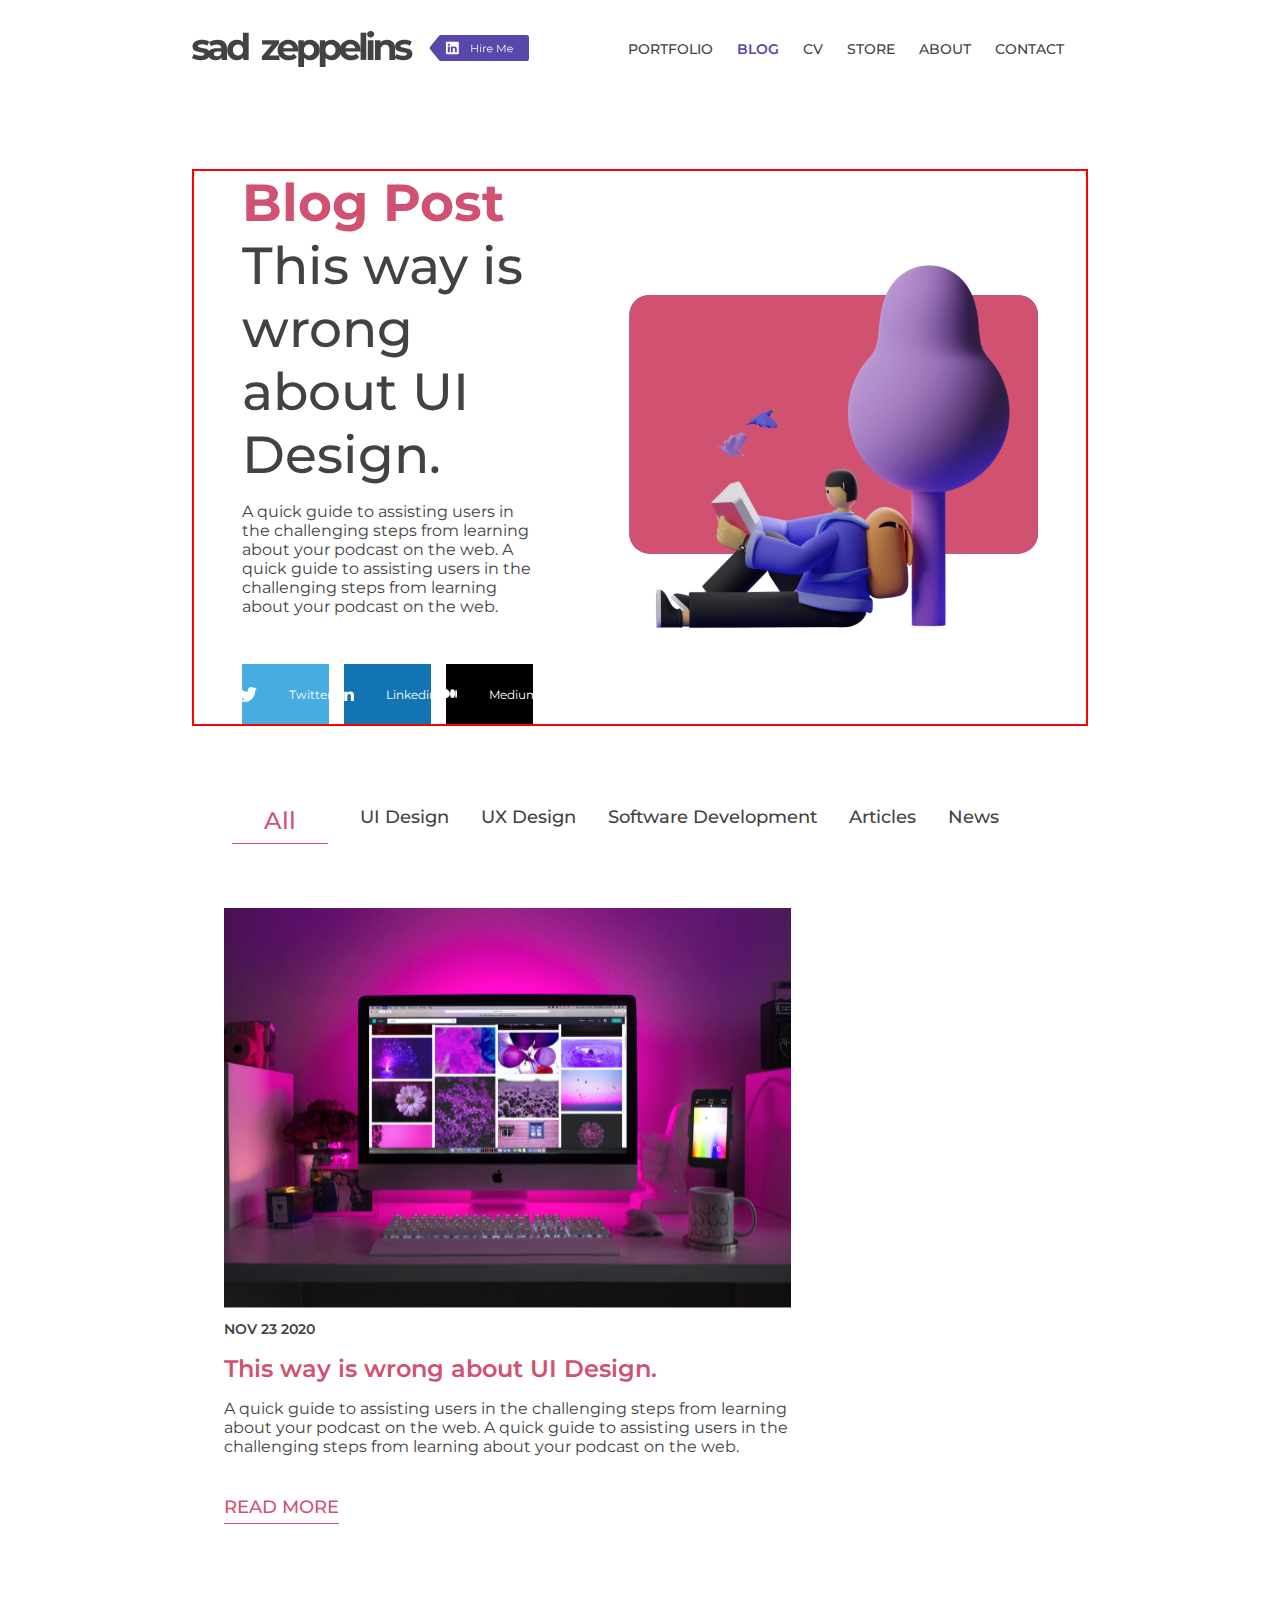
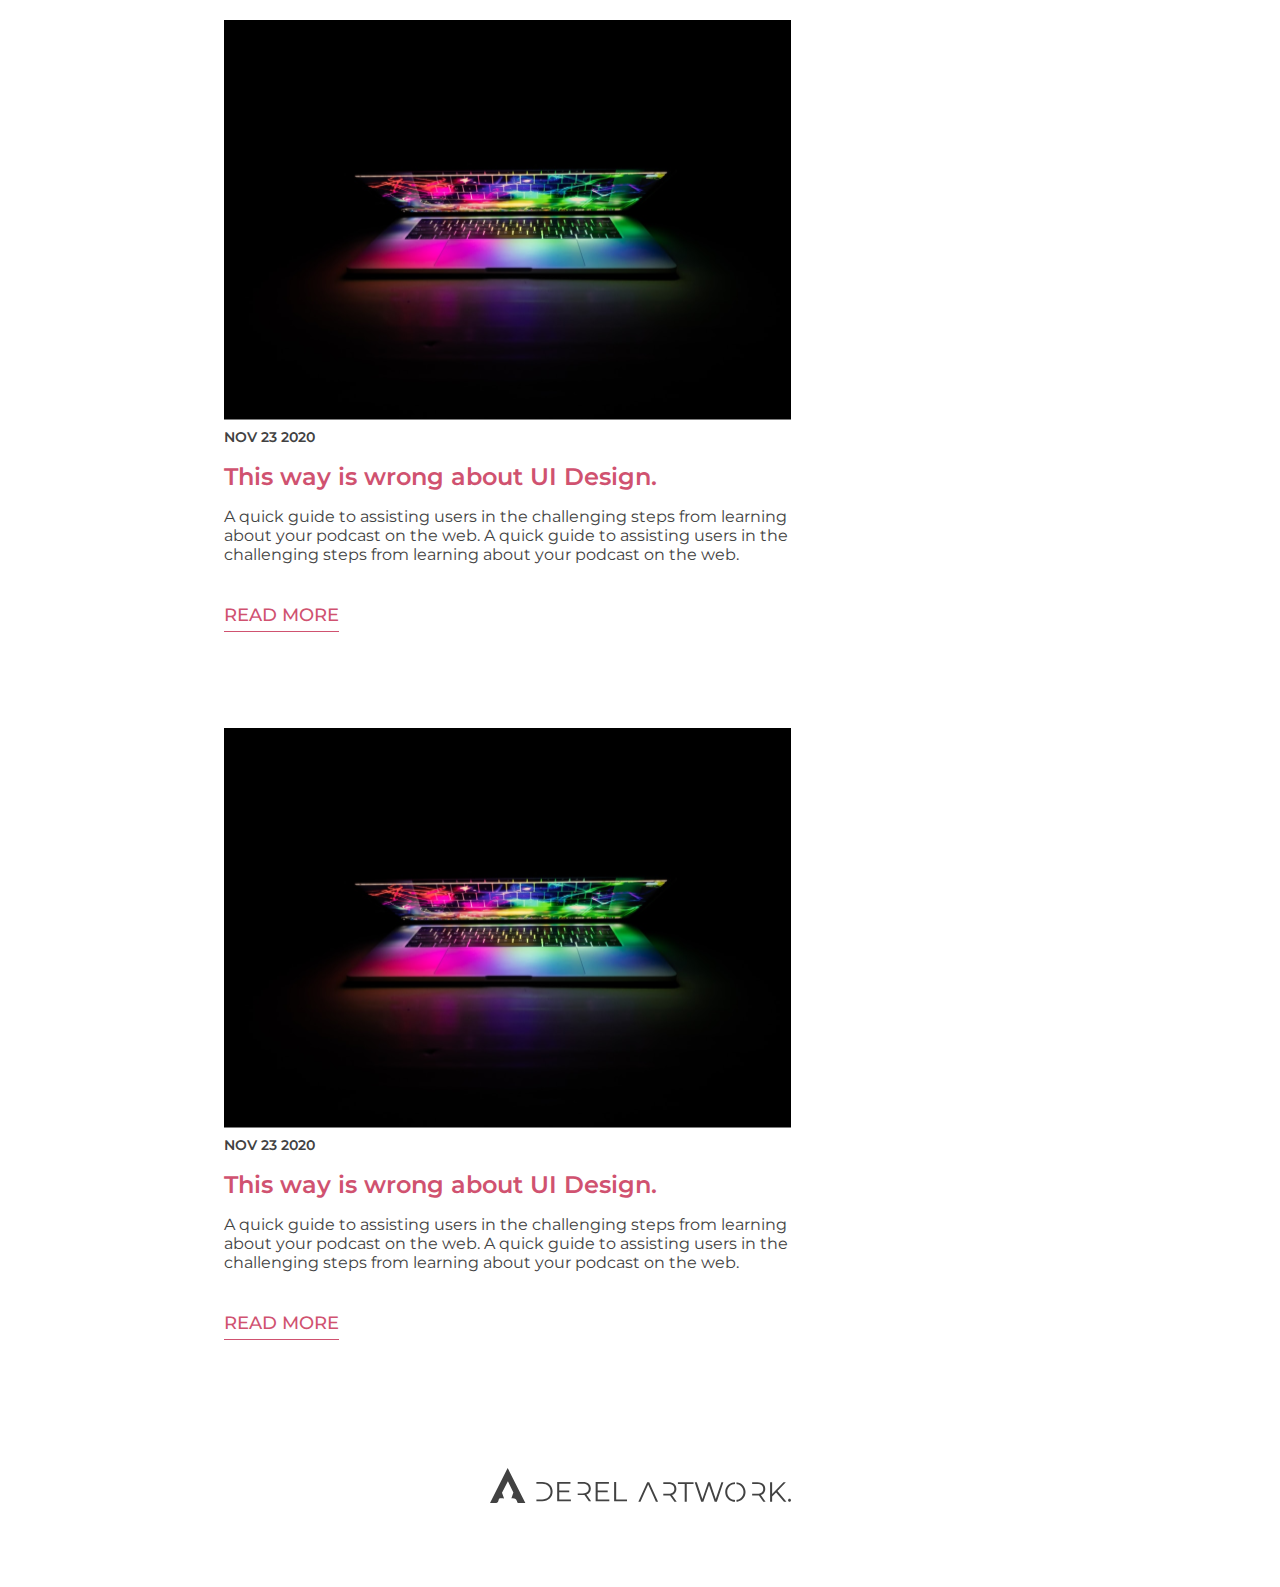
<file: index.html>
<!DOCTYPE html>
<html lang="en">
<head>
    <meta charset="UTF-8">
    <meta name="viewport" content="width=device-width, initial-scale=1.0">
    <title>ZEPPELINS BLOG</title>
    <link rel="stylesheet" href="./style.css">
</head>
<body>
    <nav class="app__header">
        <a class="app_logo" href="">
          <img class="app__title" src="./assets/images/app-logo.svg" />
          <img class="app__title2" src="./assets/images/app_logo2.svg" />
          <img class="purple__logo" src="./assets/images/HireMe.svg" width="100"/>
        </a>
        <img class="menu__collapse" src="./assets/images/menu_open_icon.svg" alt="">
        <div class="menu-container">
            <ul class="menu-items">
                <li>PORTFOLIO</li>
                <li class="active">BLOG</li>
                <li>CV</li>
                <li>STORE</li>
                <li>ABOUT</li>
                <li>CONTACT</li>
              </ul>
        </div>
        
      </nav>
   <main>
    <div class="app__showcase">
        <div class="app__showcase-info">
            <h1>Blog Post</h1>
            <h3>This way is wrong about
                UI Design.</h3>
                <p>A quick guide to assisting users in the challenging steps from learning 
                    about your podcast on the web.  A quick guide to assisting users in the 
                    challenging steps from learning about your podcast on the web.
                </p>
                <div class="app__links">
                    <a href="#" class="app__link twitter"><img src="./assets/images/twitter.svg" />Twitter</a>
                    <a href="#" class="app__link linkedin"><img src="./assets/images/linked_in.svg" />Linkedin</a>
                    <a href="#" class="app__link medium"><img src="./assets/images/medium.svg" />Medium</a>
                </div>
        </div>
        <img class="app__showcase-image" src="./assets/images/showcase_image.svg"></img>
    </div>
    <ul class="app__blog-categories">
        <li class="item active">All</li>
        <li class="item">UI Design</li>
        <li class="item">UX Design</li>
        <li class="item">Software Development</li>
        <li class="item">Articles</li>
        <li class="item">News</li>
    </ul>
    <div class="app__post-list">
         <div class="app__post-card">
            <a href="/post_detail.html">
                <img class="post-image" src="./assets/images/post-1.svg" alt="">
            </a>
            
            <strong class="post-date">NOV 23 2020</strong>
            <h3 class="post-title">This way is wrong about UI Design.</h3>
            <p class="post-info">A quick guide to assisting users in the challenging steps from learning 
                about your podcast on the web.  A quick guide to assisting users in the challenging steps from learning about your podcast on the web.
            </p>
            <a class="post-link" href="./post_detail.html">READ MORE</a>
         </div>
         <div class="app__post-card">
            <img class="post-image" src="./assets/images/post-2.svg" alt="">
            <strong class="post-date">NOV 23 2020</strong>
            <h3 class="post-title">This way is wrong about UI Design.</h3>
            <p class="post-info">A quick guide to assisting users in the challenging steps from learning 
                about your podcast on the web.  A quick guide to assisting users in the challenging steps from learning about your podcast on the web.
            </p>
            <a class="post-link" href="./post_detail.html">READ MORE</a>
         </div>
         <div class="app__post-card">
            <img  class="post-image" src="./assets/images/post-2.svg" alt="">
            <strong class="post-date">NOV 23 2020</strong>
            <h3 class="post-title">This way is wrong about UI Design.</h3>
            <p class="post-info">A quick guide to assisting users in the challenging steps from learning 
                about your podcast on the web.  A quick guide to assisting users in the challenging steps from learning about your podcast on the web.
            </p>
            <a class="post-link" href="./post_detail.html">READ MORE</a>
         </div>
    </div>
   </main>
   <footer class="footer">
    <img src="./assets/images/footer_logo.svg" alt="">
   </footer>
   <script src="./app.js"></script>
</body>
</html>
</file>
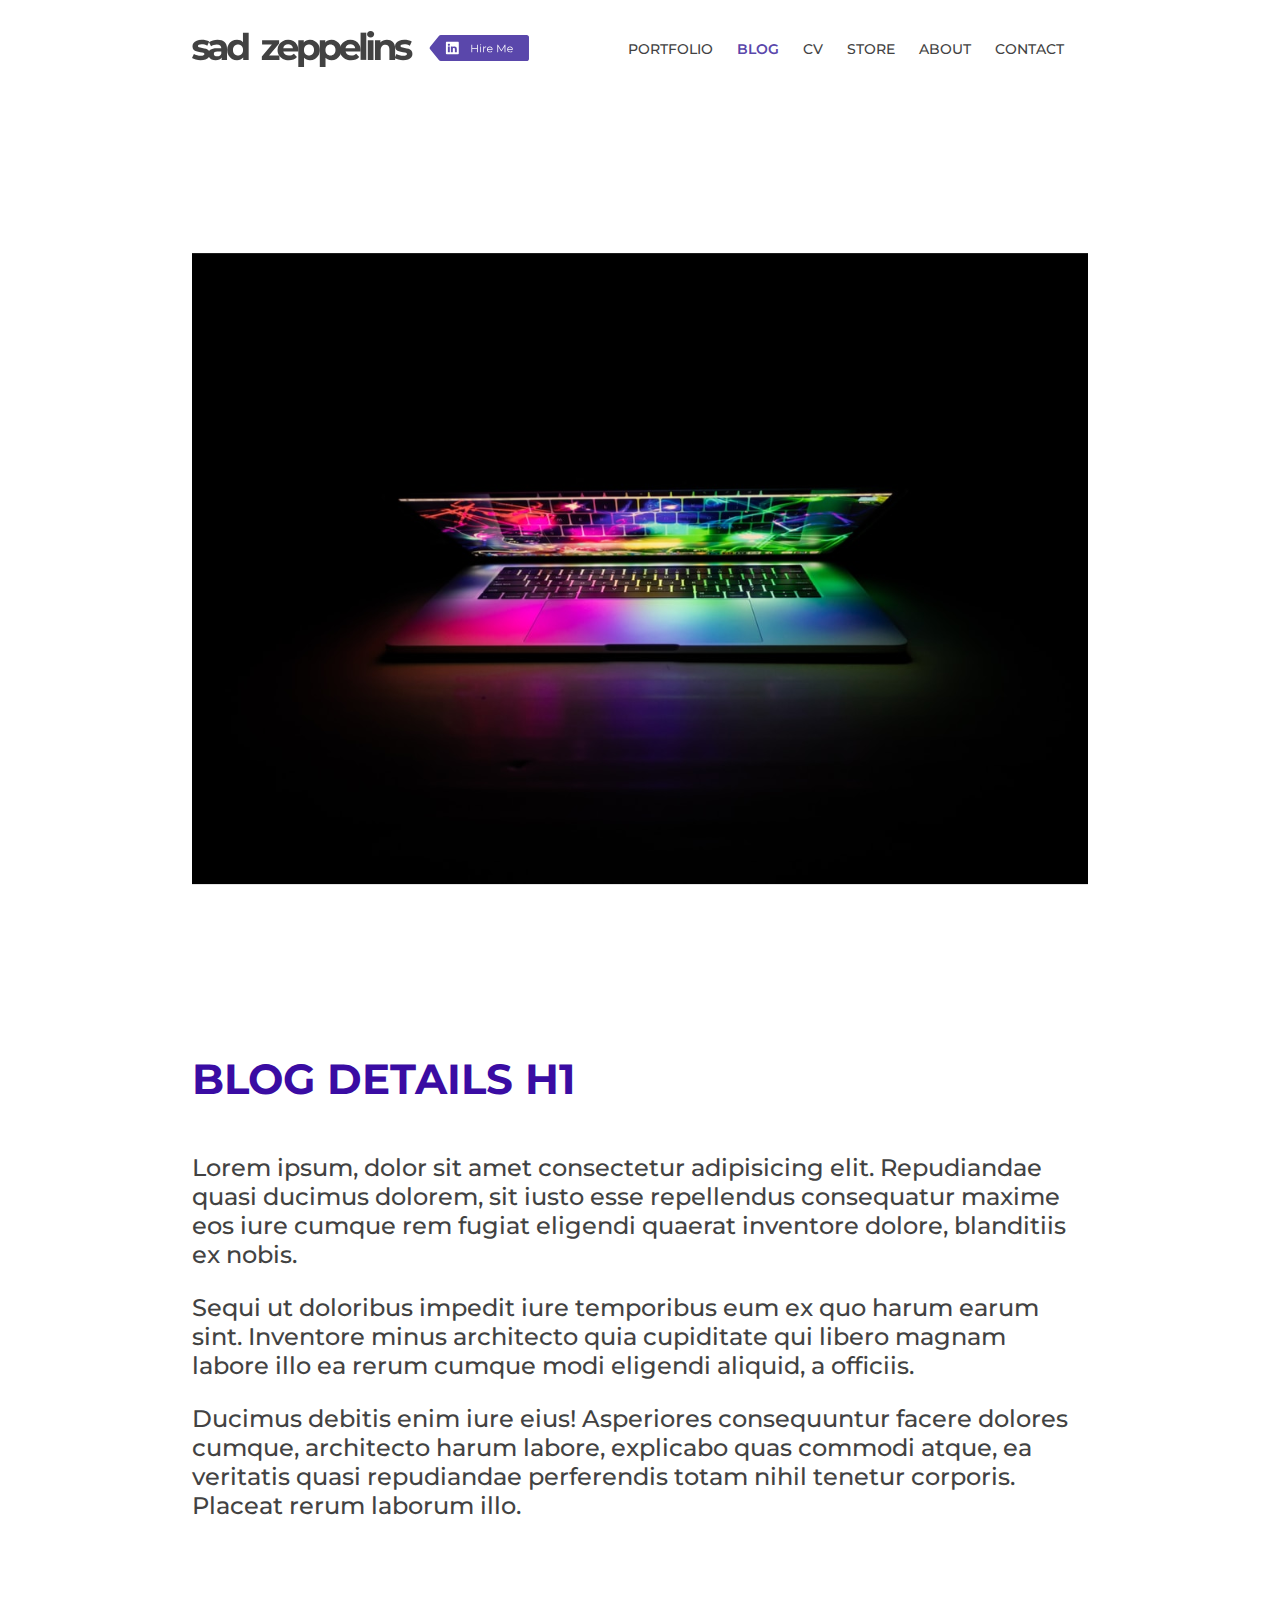
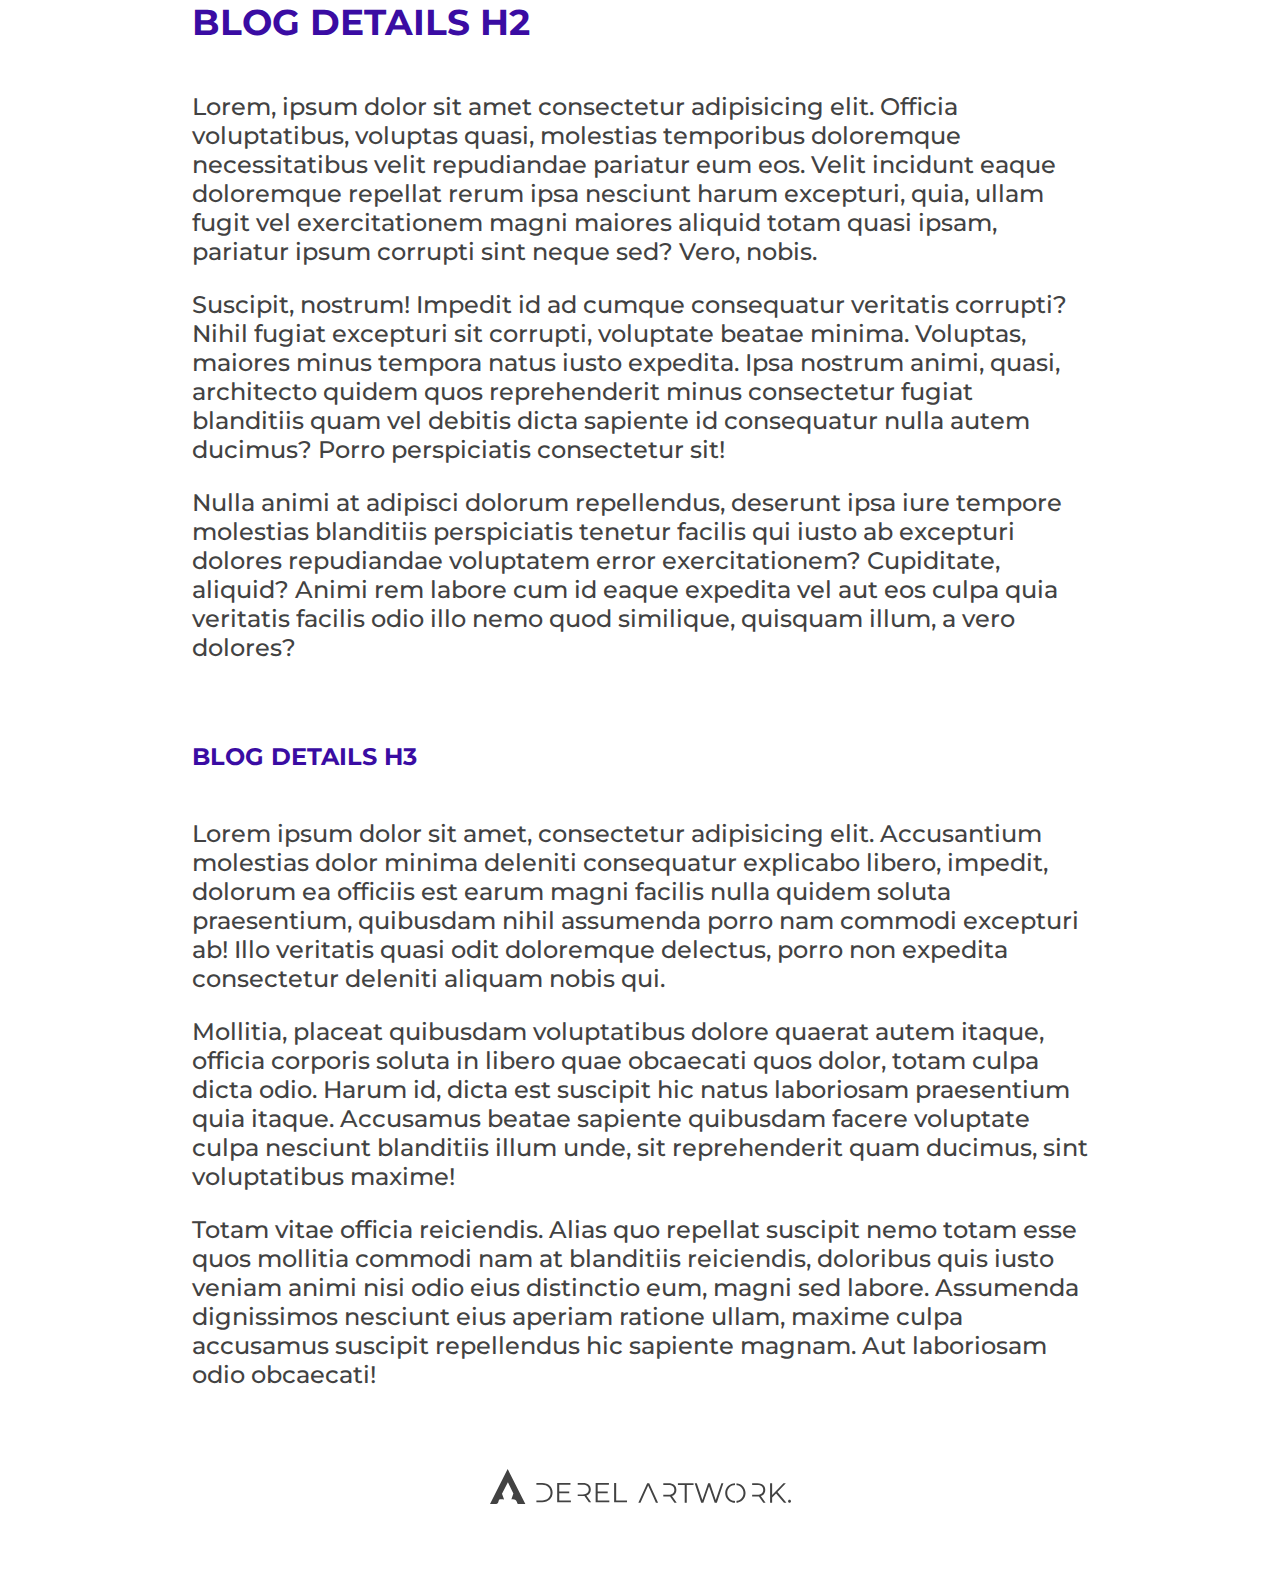
<file: post_detail.html>
<!DOCTYPE html>
<html lang="en">
  <head>
    <meta charset="UTF-8" />
    <meta name="viewport" content="width=device-width, initial-scale=1.0" />
    <title>ZEPPELINS BLOG</title>
    <link rel="stylesheet" href="./style.css" />
    <link rel="stylesheet" href="./post_detail.css" />
  </head>
  <body>
    <nav class="app__header">
        <a class="app_logo" href="">
          <img class="app__title" src="./assets/images/app-logo.svg" />
          <img class="app__title2" src="./assets/images/app_logo2.svg" />
          <img class="purple__logo" src="./assets/images/HireMe.svg" width="100"/>
        </a>
        <img class="menu__collapse" src="./assets/images/menu_open_icon.svg" alt="">
        <div class="menu-container">
            <ul class="menu-items">
                <li>PORTFOLIO</li>
                <li class="active">BLOG</li>
                <li>CV</li>
                <li>STORE</li>
                <li>ABOUT</li>
                <li>CONTACT</li>
              </ul>
        </div>
        
      </nav>
    <main class="post__detail-container">
      <img class= "post__detail-image" src="./assets///images/post-2.svg"
      alt="" />
      <h1>BLOG DETAILS H1</h1>
      <p>
        Lorem ipsum, dolor sit amet consectetur adipisicing elit. Repudiandae
        quasi ducimus dolorem, sit iusto esse repellendus consequatur maxime eos
        iure cumque rem fugiat eligendi quaerat inventore dolore, blanditiis ex
        nobis.
      </p>
      <p>
        Sequi ut doloribus impedit iure temporibus eum ex quo harum earum sint.
        Inventore minus architecto quia cupiditate qui libero magnam labore illo
        ea rerum cumque modi eligendi aliquid, a officiis.
      </p>
      <p>
        Ducimus debitis enim iure eius! Asperiores consequuntur facere dolores
        cumque, architecto harum labore, explicabo quas commodi atque, ea
        veritatis quasi repudiandae perferendis totam nihil tenetur corporis.
        Placeat rerum laborum illo.
      </p>
      <h2>BLOG DETAILS H2</h2>
      <p>
        Lorem, ipsum dolor sit amet consectetur adipisicing elit. Officia
        voluptatibus, voluptas quasi, molestias temporibus doloremque
        necessitatibus velit repudiandae pariatur eum eos. Velit incidunt eaque
        doloremque repellat rerum ipsa nesciunt harum excepturi, quia, ullam
        fugit vel exercitationem magni maiores aliquid totam quasi ipsam,
        pariatur ipsum corrupti sint neque sed? Vero, nobis.
      </p>
      <p>
        Suscipit, nostrum! Impedit id ad cumque consequatur veritatis corrupti?
        Nihil fugiat excepturi sit corrupti, voluptate beatae minima. Voluptas,
        maiores minus tempora natus iusto expedita. Ipsa nostrum animi, quasi,
        architecto quidem quos reprehenderit minus consectetur fugiat blanditiis
        quam vel debitis dicta sapiente id consequatur nulla autem ducimus?
        Porro perspiciatis consectetur sit!
      </p>
      <p>
        Nulla animi at adipisci dolorum repellendus, deserunt ipsa iure tempore
        molestias blanditiis perspiciatis tenetur facilis qui iusto ab excepturi
        dolores repudiandae voluptatem error exercitationem? Cupiditate,
        aliquid? Animi rem labore cum id eaque expedita vel aut eos culpa quia
        veritatis facilis odio illo nemo quod similique, quisquam illum, a vero
        dolores?
      </p>
      <h3>BLOG DETAILS H3</h3>
      <p>
        Lorem ipsum dolor sit amet, consectetur adipisicing elit. Accusantium
        molestias dolor minima deleniti consequatur explicabo libero, impedit,
        dolorum ea officiis est earum magni facilis nulla quidem soluta
        praesentium, quibusdam nihil assumenda porro nam commodi excepturi ab!
        Illo veritatis quasi odit doloremque delectus, porro non expedita
        consectetur deleniti aliquam nobis qui.
      </p>
      <p>
        Mollitia, placeat quibusdam voluptatibus dolore quaerat autem itaque,
        officia corporis soluta in libero quae obcaecati quos dolor, totam culpa
        dicta odio. Harum id, dicta est suscipit hic natus laboriosam
        praesentium quia itaque. Accusamus beatae sapiente quibusdam facere
        voluptate culpa nesciunt blanditiis illum unde, sit reprehenderit quam
        ducimus, sint voluptatibus maxime!
      </p>
      <p>
        Totam vitae officia reiciendis. Alias quo repellat suscipit nemo totam
        esse quos mollitia commodi nam at blanditiis reiciendis, doloribus quis
        iusto veniam animi nisi odio eius distinctio eum, magni sed labore.
        Assumenda dignissimos nesciunt eius aperiam ratione ullam, maxime culpa
        accusamus suscipit repellendus hic sapiente magnam. Aut laboriosam odio
        obcaecati!
      </p>
    </main>
    <footer class="footer">
      <img src="./assets/images/footer_logo.svg" alt="" />
    </footer>
    <script src="./app.js"></script>
  </body>
</html>
</file>
<file: style.css>
/*Yazı fontunu fonts.google.com dan ekleme
  fonts.google.com->select font->add by selecting->choose import radio button->import to the local css
  */
  @import url('https://fonts.googleapis.com/css2?family=Montserrat:ital,wght@0,200;0,300;0,500;0,600;0,700;1,700&display=swap');
  /*fontları indirerek de işlemleri yapabiliriz. fonts.google.com dan fontun zip halini indir
  zip dosyasını aç-->folder altındaki static altfolderını, monserrat olarak rename et-->monserrat foler ını, assets\fonts altına al
  veya vscode içerisinde assets\fonts\monserrat folderı içerisine kopyala
  */
  @font-face {
    font-family: Montserrat;
    src: url(./assets/fonts/montserrat/Montserrat-Medium.ttf);
    font-weight: 500;
  }
  @font-face {
    font-family: Montserrat;
    src: url(./assets/fonts/montserrat/Montserrat-Bold.ttf);
    font-weight: bold;
  }
  @font-face {
    font-family: Montserrat;
    src: url(./assets/fonts/montserrat/Montserrat-Light.ttf);
    font-weight: 300;
  }
  @font-face {
    font-family: Montserrat;
    src: url(./assets/fonts/montserrat/Montserrat-Regular.ttf);
    font-weight: 400;
  }
  @font-face {
    font-family: Montserrat;
    src: url(./assets/fonts/montserrat/Montserrat-SemiBold.ttf);
    font-weight:600 ;
  }
  *{
    font-family: 'Montserrat',sans-serif;
    box-sizing: border-box;
    color: #424242;
  }
body{
    width: 70%;
    margin-left: auto;
    margin-right: auto;
}
.app__header{
    /* border: solid 5px red; */
    display: flex;
    flex-direction: row;
    justify-content: space-between;/*yatayda ortala*/
    align-items: center;/*dikeyde ortala*/
    height: 81px;
}
.menu-items{
    list-style: none;
    display: flex;
    flex-direction: row;
}
.menu-items li{
    margin-right: 1.5rem;
    font-size: 14px;
    font-weight: 500;
}
.menu-items li.active{
    color: #5A47AB;
    font-weight: 600;
}
.app__title{
    margin-right: 1rem;
}
.app__title2{
    display: none;
}
.app_logo{
    display: flex;
    flex-direction: row;
    align-items: center;
}
.menu__collapse{
    display: none;
}
.app__showcase{
    border: solid 2px red;
    display: flex;
    margin: 5rem 0;
}
.app__showcase-info{
    flex: 6;
    padding: 0 3rem;
}
.app__showcase-info h1,h3{
    font-size: 52px;
    margin: 0;
}
.app__showcase-info h1{
    color: #D05270;
    font-weight: bold;
}
.app__showcase-info h3{
    font-weight: 500;
}
.app__showcase-info p{
    font-size: 16px;
    font-weight: 400;
}
.app__showcase-image{
    flex: 4;
    padding: 0 3rem;
}
.app__links{
display: flex;
justify-content: space-between;/*app__links i sağa ve sola daya, aralarında eşit miktarda boşluk bırak*/
margin-top: 3rem;
}
.app__links .app__link{
    color:white;
    font-size: 12px;
    width: 30%;
    height: 60px;
    text-decoration:none ;/*linklerin altındaki çizgileri kaldırır*/
    display: flex;
    justify-content: center;
    align-items: center;

}
.app__links .app__link img{
    margin-right: 2rem;
}
.app__links .app__link.twitter{/*app__links altında app__link yanında twitter*/
background-color: #47ACDF;
}

.app__links .app__link.linkedin{/*app__links altında app__link yanında linkedin*/
background-color: #1275B1;
}

.app__links .app__link.medium{/*app__links altında app__link yanında medium*/
background-color: black;
}
.app__blog-categories{
    list-style: none;
    display: flex;
    flex-direction: row;
}
.app__blog-categories .item{
    font-weight: 500;
    font-size: 18px;
    margin-right: 2rem;
    cursor: pointer;
}

.app__blog-categories .item.active{
    color: #D05270;
    font-size: 24px;
    font-weight: 500;
    border-bottom: 1px solid #D05270 ;
    padding: 0 2rem;
    padding-bottom: 0.5rem;
}

.app__post-list{
    display: flex;
    flex-direction: row ;
    flex-wrap: wrap;
}
.app__post-card{
    display: flex;
    flex:0 0 50%;
    flex-direction: column;
    padding: 0 2rem;
    margin: 3rem 0;
    justify-content: space-around;
}
.post-date{
    font-size: 14px;
    font-weight: 600;
    margin: 0.5rem 0;
}
.post-title{
    font-size: 24px;
    font-weight: 600;
    color: #D05270;
    margin: 0.5rem 0;
}
.post-info{
    font-weight: 400;
    margin: 0.5rem 0;
}
.post-link{
    font-size: 18px;
    font-weight: 500;
    text-decoration: none;
    color: #D05270;
    border-bottom: 1px solid #D05270;
    padding-bottom: 5px;
    width: fit-content;
    margin-top: 2rem;
}
.post-image{
    height: 400px;
    width: max-content;
}
.footer{
position: relative;
text-align: center;
margin: 5rem 0;
}

@media only screen and (max-width:850px) {
    body{
        width:90%;
        margin:auto;
    }
    .menu-container
    {
        /* display: none; */
        position: absolute;
        opacity: 0;
        left: 0%;
        top: 10%;
        width: 100%;
        height: 0%;
        background-color: white;
        transition: height 250ms ease-in-out;
    }
    .menu-container.active{
        height: 100%;
        opacity: 1;

    }
    .menu-items{
        /* display: none; */
        /* margin-top: 30rem; */
        
        /* z-index: 1; */
        flex-direction: column;
        
        
    }
    .menu-items li{
        margin-bottom: 1.5rem;
        font-size: 20px;
    }
    .menu__collapse{
        display: block;
    }
    .app__title2{
        display: block;
        margin-right: 1rem;
    }
    .app__title{
        display: none;
    }
    .app__showcase{
        border: solid 2px red;
        display: flex;
        margin: 5rem 0;
    }
    .app__showcase-info{
        /* flex: 6; */
        padding: 0;
    }
    .app__showcase-info h1,h3{
        font-size: 20px;
        margin: 0;
        color: #D05270;
        font-weight: bold;
    }

    .app__showcase-info h3{
        color: #424242;
        font-weight: 500;
    }
    .app__showcase-info p{
        font-size: 12px;
        font-weight: 400;
    }
    .app__showcase-image{
        display: none;
    }

    .app__links{
        flex-direction: row;
        }
    .app__links .app__link{
        /* color:white; */
        font-size: 12px;
        font-weight: 500;  
        height: 40px;  
    }
    .app__links .app__link img{
        margin-right: 0.5rem;
    }
    .app__blog-categories{
        overflow-x: auto;
        padding: 0;
    }
    .app__blog-categories .item{
        font-weight: 600;
        font-size: 12px;
        margin-right: 1rem;
        white-space: nowrap;
    }
    
    .app__blog-categories .item.active{
        font-size: 14px;
    }

    .app__post-list{
        display: flex;
        flex-direction: row ;
        flex-wrap: wrap;
    }
    .app__post-card{
        margin: 1rem 0;
    }
    .post-date{
        font-size: 10px;
        font-weight: 600;
   
    }
    .post-title{
        font-size: 20px;
    }
    .post-info{
        font-weight: 400;
        font-size: 14px;
    }
    .post-link{
        font-size: 14px;

    }
    .post-image{
        height: 200px;
    }
}
</file>
<file: post_detail.css>
.post__detail-container{
margin-top: 5rem;
}
.post__detail-container .post__detail-image{
  width: 100%;  
  height: 800px;
}
.post__detail-container h1,h2,h3{
    color: #3A0CA3;
    font-weight: bold;
    margin-top: 5rem;
    margin-bottom: 3rem;
}
.post__detail-container h1{
    font-size: 42px;
}
.post__detail-container h2{
    font-size: 36px; 
}
.post__detail-container h3{
    font-size: 24px;
}
.post__detail-container p{
    font-weight: 500;
    font-size: 24px;
}

@media only screen and (max-width:850px) {
    .post__detail-container{
        margin-top: 0;
        margin:auto;
    }
    .post__detail-container .post__detail-image{
        width: 100%;  
        height: 250px;
      }
    .post__detail-container h1,h2,h3{
        font-size: 20px;
        color: #3A0CA3;
        font-weight: bold;
        margin-top: 3rem;
        margin-bottom: 1rem;
        text-align: center;
    }
    .post__detail-container h2{
        font-size: 16px; 
    }
    .post__detail-container h3{
        font-size: 14px;
    }

    .post__detail-container p{
        font-weight: 500;
        font-size: q4px;
    }
}
</file>
